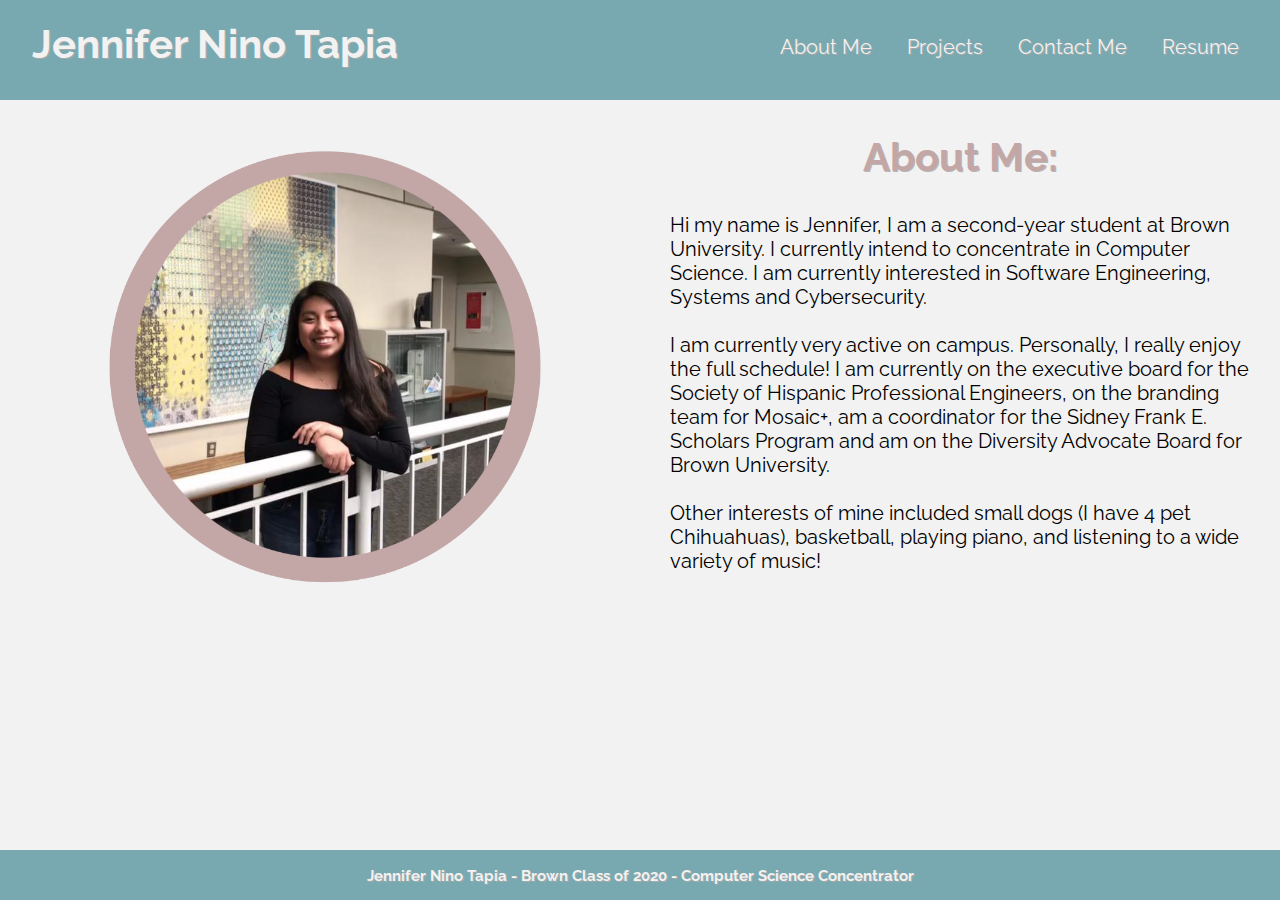
<file: index.html>
<!DOCTYPE html>
<html>
<head>
	<meta charset="utf-8">
	<title>Jennifer's Portfolio - About Me</title>
	<link rel="stylesheet" href="./style/homepage.css">
	<link href="https://fonts.googleapis.com/css?family=Raleway" rel="stylesheet">
</head>
<body>
	<header>
		<div id="name">
			<a href="./index.html"><h1>Jennifer Nino Tapia</h1></a>
		</div>
		<nav>
			<ul>
				<li><a href="./index.html">About Me</a></li>
				<li><a href="./projects.html">Projects</a></li>
				<li><a href="./contact.html">Contact Me</a></li>
				<li><a href="./resume.html">Resume</a></li>
			</ul>
		</nav>
	</header>
	 <div class="right-box">
		<h2>About Me:</h2>
		<p>Hi my name is Jennifer, I am a second-year student at Brown University. I currently intend to concentrate in Computer Science. I am currently interested in Software Engineering, Systems and Cybersecurity. <br> <br> 
			I am currently very active on campus. Personally, I really enjoy the full schedule! I am currently on the executive board for the Society of Hispanic Professional Engineers, on the branding team for Mosaic+, am a coordinator for the Sidney Frank E. Scholars Program and am on the Diversity Advocate Board for Brown University. <br> <br> Other interests of mine included small dogs (I have 4 pet Chihuahuas), basketball, playing piano, and listening to a wide variety of music! </p>
	</div>
	<div class="left-box">
		<img src="./images/homepage_image.png" alt="Hello"/>
	</div>
	<div class="bottom">
		<h5>Jennifer Nino Tapia - Brown Class of 2020 - Computer Science Concentrator</h5>
	</div>
</body>
</html>
</file>
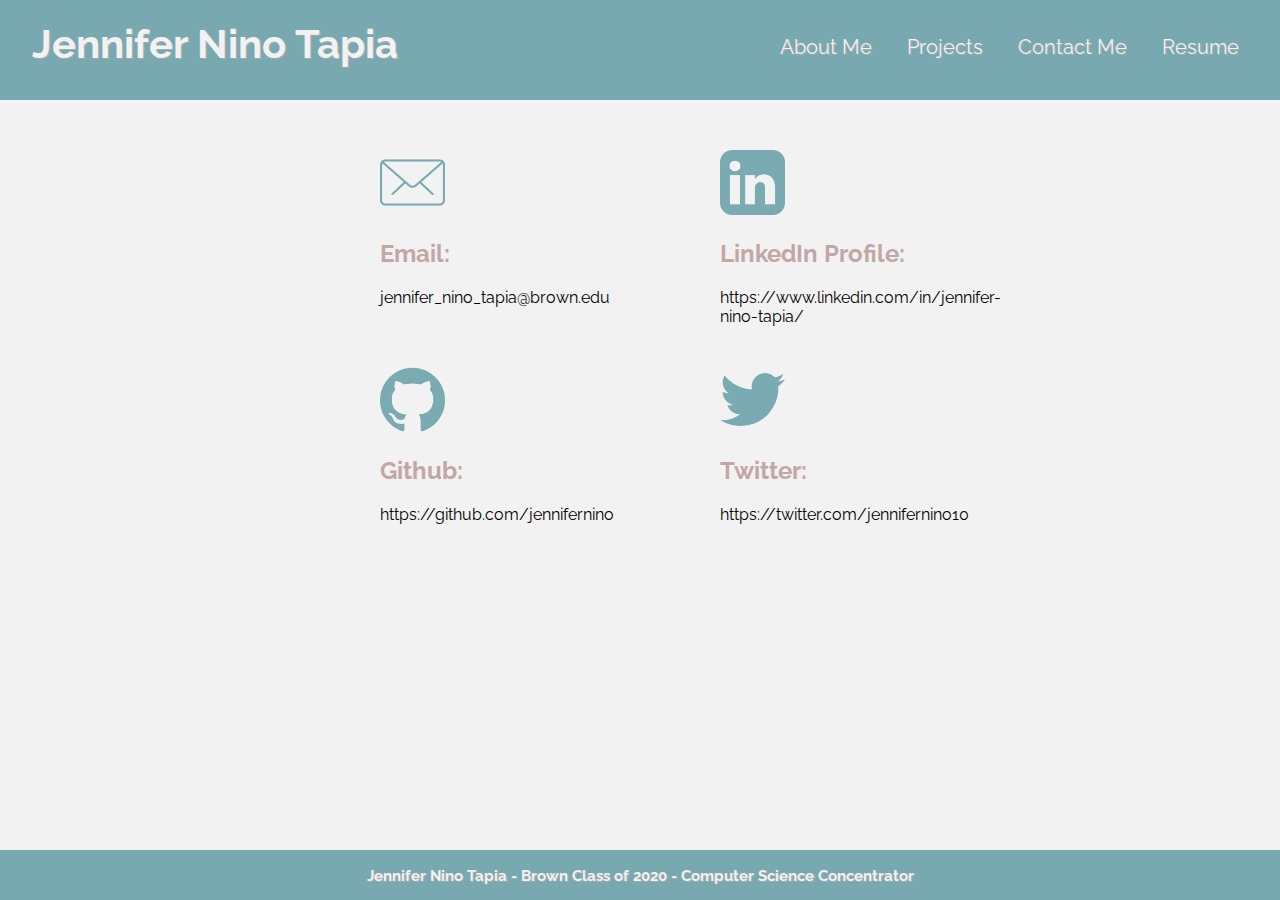
<file: contact.html>
<!DOCTYPE html>
<html>
<head>
	<meta charset="utf-8">
	<title>Jennifer's Portfolio - About Me</title>
	<link rel="stylesheet" href="./style/contact.css">
	<link href="https://fonts.googleapis.com/css?family=Raleway" rel="stylesheet">
</head>
<body>
	<header>
		<div id="name">
			<a href="./index.html"><h1>Jennifer Nino Tapia</h1></a>
		</div>
		<nav>
			<ul>
				<li><a href="./index.html">About Me</a></li>
				<li><a href="./projects.html">Projects</a></li>
				<li><a href="./contact.html">Contact Me</a></li>
				<li><a href="./resume.html">Resume</a></li>
			</ul>
		</nav>
	</header>
	<div>
		<div>
			<div class="above">
				<div class="left">
					<a class="logo" href="mailto:jennifer_nino_tapia@brown.edu">
						<img class="below_logo" src="./images/mail.png">
					</a>
					<h2>Email: </h2>
					<p>jennifer_nino_tapia@brown.edu</p>
				</div>
			</div>
			<div class="above">
				<div class="right">
					<a class="logo" href="https://www.linkedin.com/in/jennifer-nino-tapia/">
						<img class="below_logo" src="./images/linkedin-sign.png">
					</a>
					<h2>LinkedIn Profile: </h2>
					<p>https://www.linkedin.com/in/jennifer-nino-tapia/</p>				
				</div>
			</div>
		</div>
		<div>
			<div class="below">
				<div class="left">
					<a class="logo" href="https://github.com/jennifernino">
						<img class="below_logo" src="./images/github-logo.png">
					</a>
					<h2>Github: </h2>
					<p>https://github.com/jennifernino</p>
				</div>
			</div>
			<div class="below">
				<div class="right">
					<a class="logo" href="https://twitter.com/jennifernino10">
						<img class="below_logo" src="./images/twitter.png">
					</a>
					<h2>Twitter: </h2>
					<p>https://twitter.com/jennifernino10</p>
				</div>
			</div>
		</div>
	</div>
	<div class="bottom">
		<h5>Jennifer Nino Tapia - Brown Class of 2020 - Computer Science Concentrator</h5>
	</div>
</body>
</html>
</file>
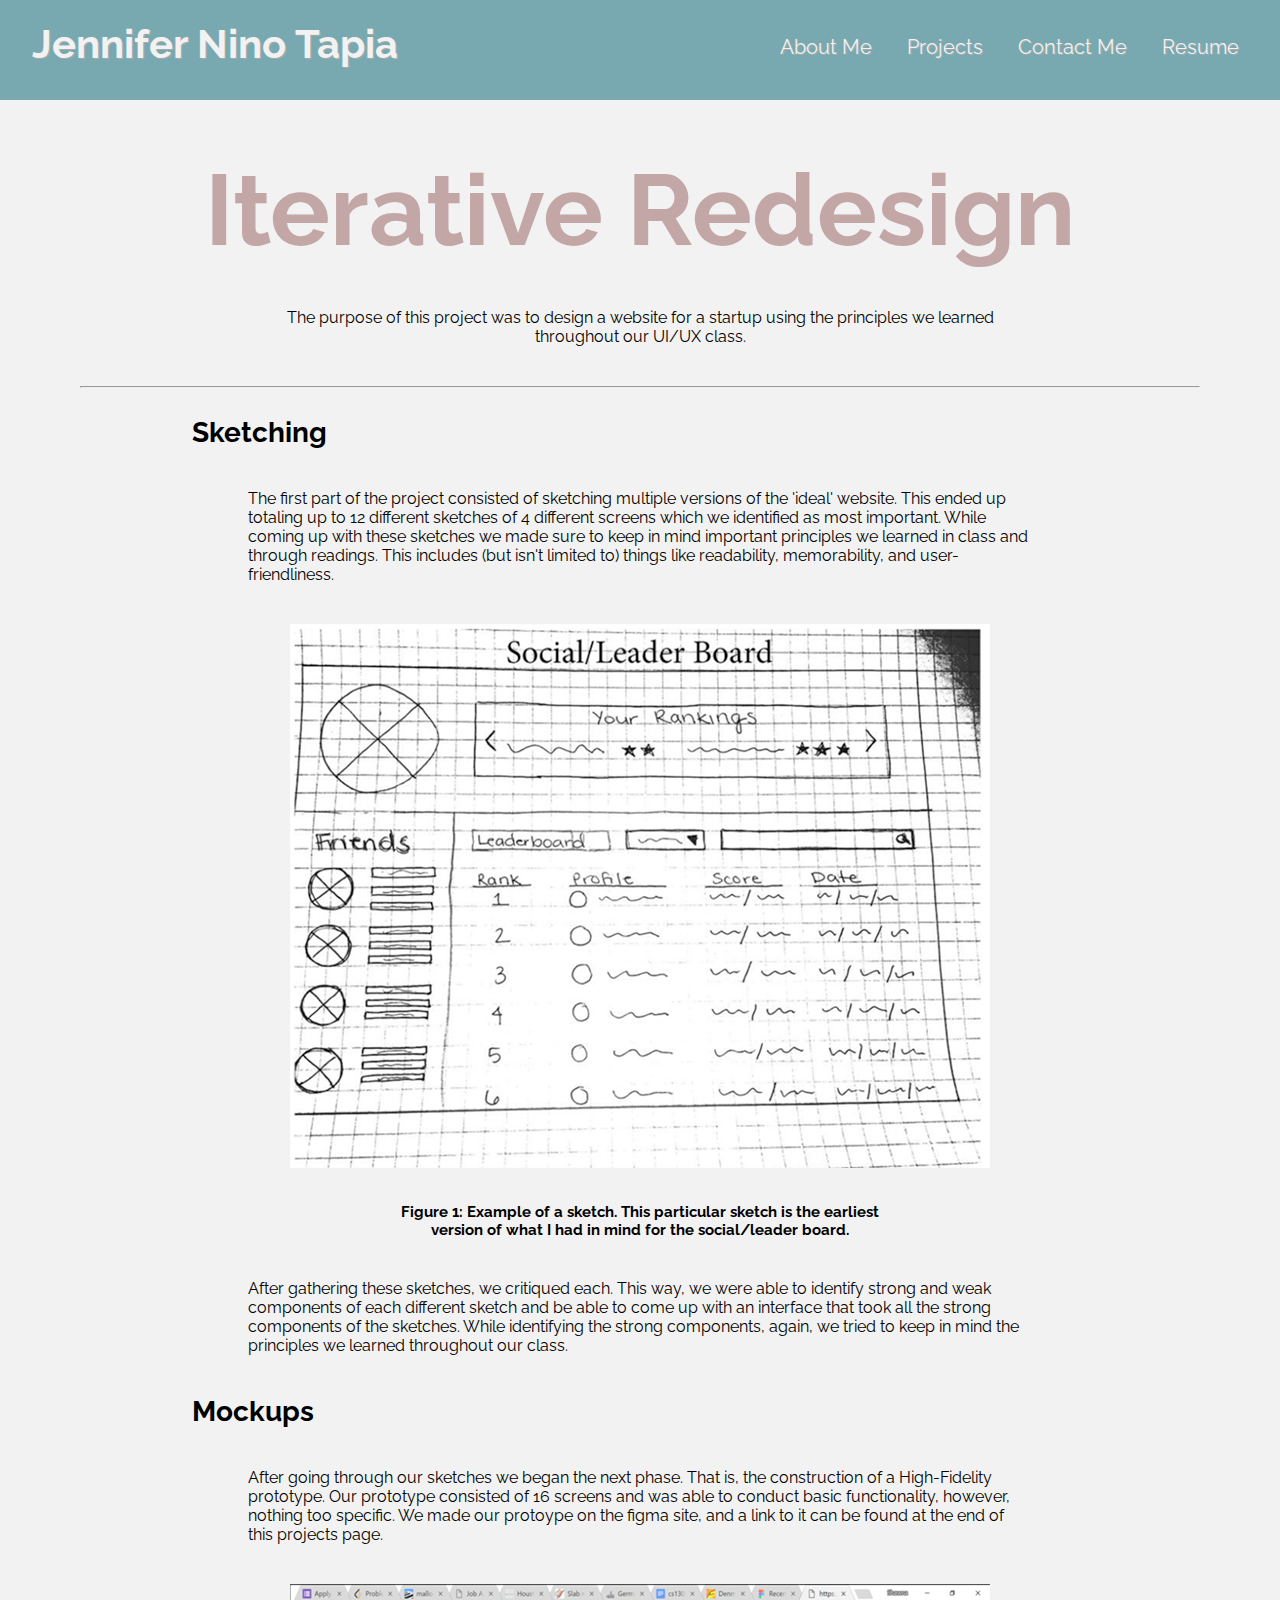
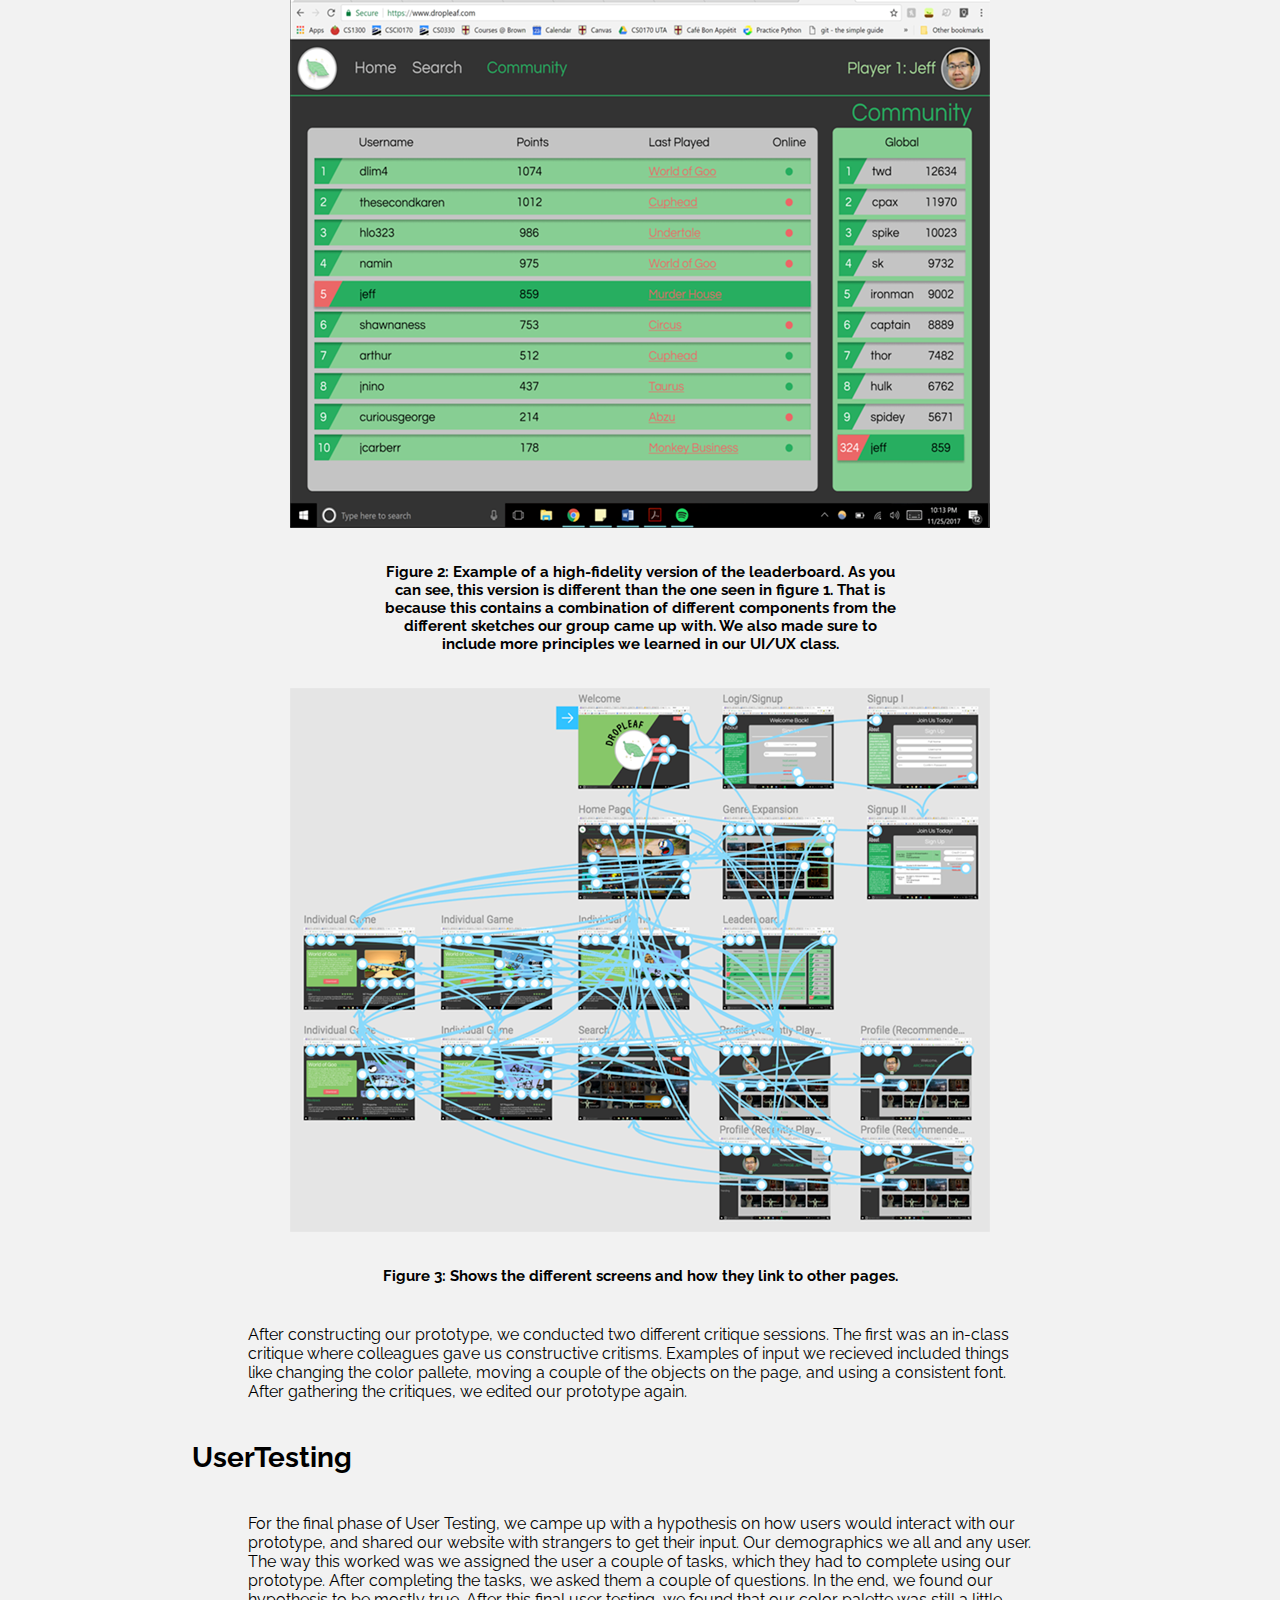
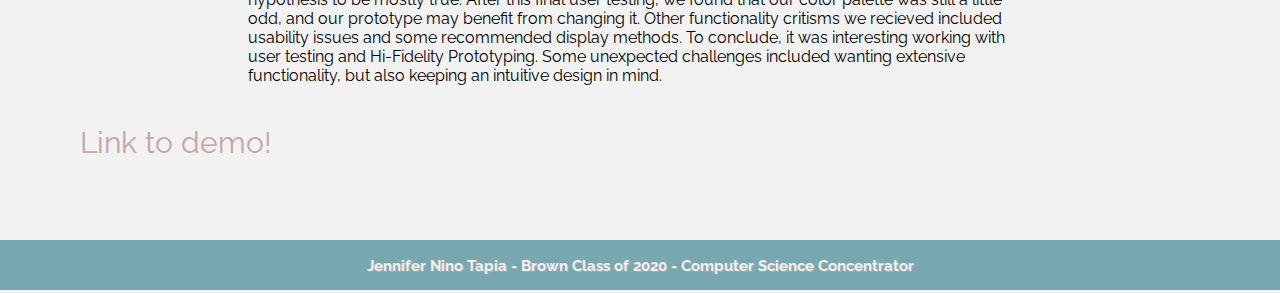
<file: project1.html>
<!DOCTYPE html>
<html>
<head>
	<meta charset="utf-8">
	<title>Jennifer's Portfolio - About Me</title>
	<link rel="stylesheet" href="./style/individual.css">
	<link href="https://fonts.googleapis.com/css?family=Raleway" rel="stylesheet">
</head>
<body>
	<header>
		<div id="name">
			<a href="./index.html"><h1>Jennifer Nino Tapia</h1></a>
		</div>
		<nav>
			<ul>
				<li><a href="./index.html">About Me</a></li>
				<li><a href="./projects.html">Projects</a></li>
				<li><a href="./contact.html">Contact Me</a></li>
				<li><a href="./resume.html">Resume</a></li>
			</ul>
		</nav>
	</header>
	<div class="container">
		<div class="title">
			<h2>Iterative Redesign</h2>
			<p>The purpose of this project was to design a website for a startup using the principles we learned throughout our UI/UX class.</p>
		</div>
		<hr>
		<div class="part">
			<h3>Sketching</h3>
			<p>The first part of the project consisted of sketching multiple versions of the 'ideal' website. This ended up totaling up to 12 different sketches of 4 different screens which we identified as most important. While coming up with these sketches we made sure to keep in mind important principles we learned in class and through readings. This includes (but isn't limited to) things like readability, memorability, and user-friendliness. </p>
			<img src="./images/project1part1.png" alt="image not available">
			<h6>Figure 1: Example of a sketch. This particular sketch is the earliest version of what I had in mind for the social/leader board.</h6>
			<p>After gathering these sketches, we critiqued each. This way, we were able to identify strong and weak components of each different sketch and be able to come up with an interface that took all the strong components of the sketches. While identifying the strong components, again, we tried to keep in mind the principles we learned throughout our class. </p>
		</div>
		<div class="part">
			<h3>Mockups</h3>
			<p>After going through our sketches we began the next phase. That is, the construction of a High-Fidelity prototype. Our prototype consisted of 16 screens and was able to conduct basic functionality, however, nothing too specific. We made our protoype on the figma site, and a link to it can be found at the end of this projects page.</p>
			<img src="./images/project1part2.png" alt="image not available">
			<h6>Figure 2: Example of a high-fidelity version of the leaderboard. As you can see, this version is different than the one seen in figure 1. That is because this contains a combination of different components from the different sketches our group came up with. We also made sure to include more principles we learned in our UI/UX class. </h6>
			<img src="./images/project1part3.png" alt="image not available">
			<h6>Figure 3: Shows the different screens and how they link to other pages. </h6>
			<p>After constructing our prototype, we conducted two different critique sessions. The first was an in-class critique where colleagues gave us constructive critisms. Examples of input we recieved included things like changing the color pallete, moving a couple of the objects on the page, and using a consistent font. After gathering the critiques, we edited our prototype again.</p>
		</div>
		<div class="part">
			<h3>UserTesting</h3>
			<p>For the final phase of User Testing, we campe up with a hypothesis on how users would interact with our prototype, and shared our website with strangers to get their input. Our demographics we all and any user. The way this worked was we assigned the user a couple of tasks, which they had to complete using our prototype. After completing the tasks, we asked them a couple of questions. In the end, we found our hypothesis to be mostly true. After this final user testing, we found that our color palette was still a little odd, and our prototype may benefit from changing it. Other functionality critisms we recieved included usability issues and some recommended display methods. To conclude, it was interesting working with user testing and Hi-Fidelity Prototyping. Some unexpected challenges included wanting extensive functionality, but also keeping an intuitive design in mind.</p>
		</div>
		<a class="link" href="https://www.figma.com/proto/0xRZV6Zh5tDN2HShnbb8pneB/Dropleaf?scaling=contain&redirected=1&node-id=53%3A137">Link to demo!</a>
	</div>
	<div class="bottom">
		<h5>Jennifer Nino Tapia - Brown Class of 2020 - Computer Science Concentrator</h5>
	</div>	
</body>
</html>
</file>
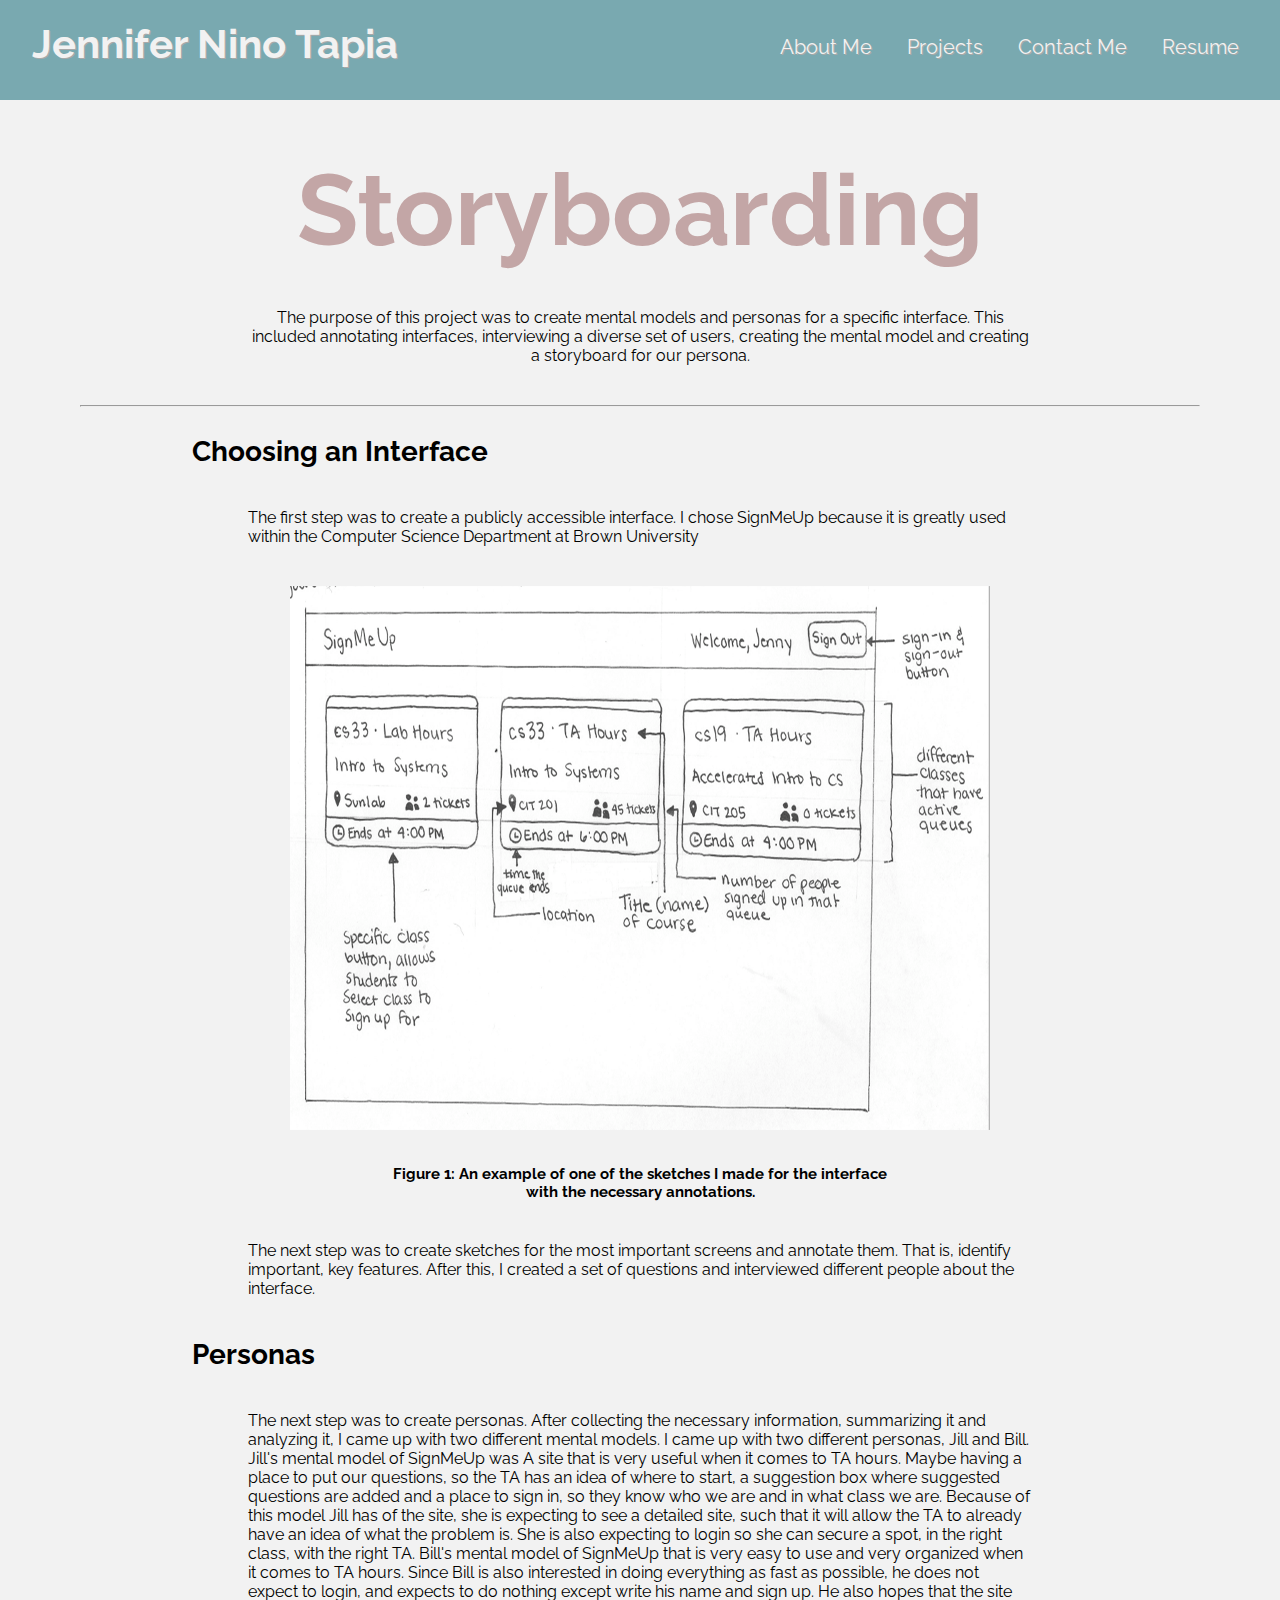
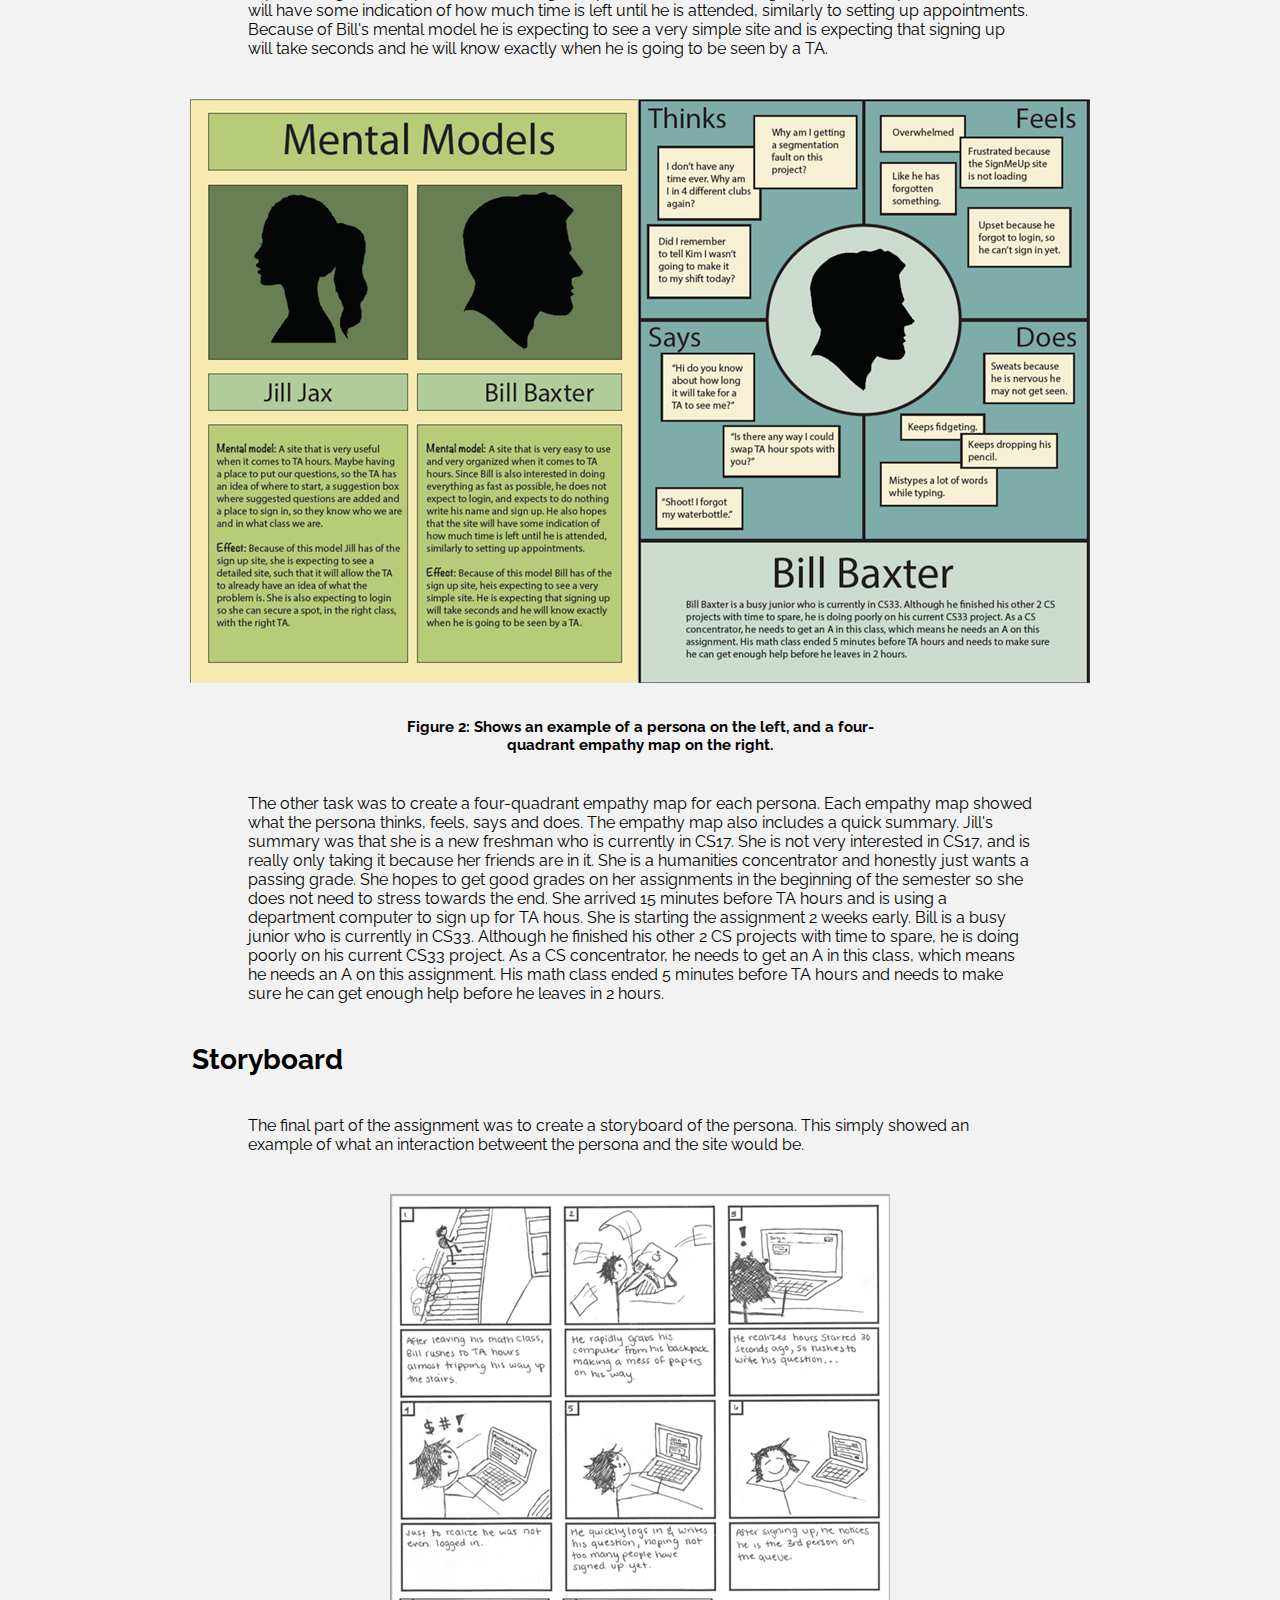
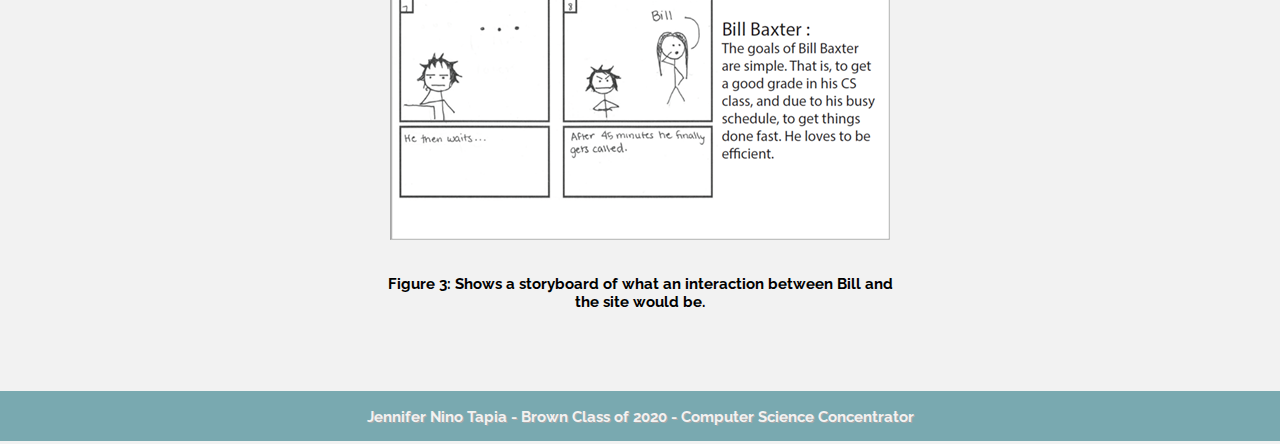
<file: project2.html>
<!DOCTYPE html>
<html>
<head>
	<meta charset="utf-8">
	<title>Jennifer's Portfolio - About Me</title>
	<link rel="stylesheet" href="./style/individual.css">
	<link href="https://fonts.googleapis.com/css?family=Raleway" rel="stylesheet">
</head>
<body>
	<header>
		<div id="name">
			<a href="./index.html"><h1>Jennifer Nino Tapia</h1></a>
		</div>
		<nav>
			<ul>
				<li><a href="./index.html">About Me</a></li>
				<li><a href="./projects.html">Projects</a></li>
				<li><a href="./contact.html">Contact Me</a></li>
				<li><a href="./resume.html">Resume</a></li>
			</ul>
		</nav>
	</header>
	<div class="container">
		<div class="title">
			<h2>Storyboarding</h2>
			<p>The purpose of this project was to create mental models and personas for a specific interface. This included annotating interfaces, interviewing a diverse set of users, creating the mental model and creating a storyboard for our persona.</p>
		</div>
		<hr>
		<div class="part">
			<h3>Choosing an Interface</h3>
			<p>The first step was to create a publicly accessible interface. I chose SignMeUp because it is greatly used within the Computer Science Department at Brown University</p>
			<img src="./images/project2part1.png" alt="image not available">
			<h6>Figure 1: An example of one of the sketches I made for the interface with the necessary annotations.</h6>
			<p>The next step was to create sketches for the most important screens and annotate them. That is, identify important, key features. After this, I created a set of questions and interviewed different people about the interface.</p>
		</div>
		<div class="part">
			<h3>Personas</h3>
			<p>The next step was to create personas. After collecting the necessary information, summarizing it and analyzing it, I came up with two different mental models. I came up with two different personas, Jill and Bill. Jill's mental model of SignMeUp was A site that is very useful when it comes to TA hours. Maybe having a place to put our questions, so the TA has an idea of where to start, a suggestion box where suggested questions are added and a place to sign in, so they know who we are and in what class we are. Because of this model Jill has of the site, she is expecting to see a detailed site, such that it will allow the TA to already have an idea of what the problem is. She is also expecting to login so she can secure a spot, in the right class, with the right TA. Bill's mental model of SignMeUp that is very easy to use and very organized when it comes to TA hours. Since Bill is also interested in doing everything as fast as possible, he does not expect to login, and expects to do nothing except write his name and sign up. He also hopes that the site will have some indication of how much time is left until he is attended, similarly to setting up appointments. Because of Bill's mental model he is expecting to see a very simple site and is expecting that signing up will take seconds and he will know exactly when he is going to be seen by a TA. </p>
			<img src="./images/project2part2.png" alt="image not available">
			<h6>Figure 2: Shows an example of a persona on the left, and a four-quadrant​ ​empathy​ ​map on the right. </h6>
			<p>The other task was to create a four-quadrant​ ​empathy​ ​map for each persona. Each empathy map showed what the persona thinks, feels, says and does. The empathy map also includes a quick summary. Jill's summary was that she is a new freshman who is currently in CS17. She is not very interested in CS17, and is really only taking it because her friends are in it. She is a humanities concentrator and honestly just wants a passing grade. She hopes to get good grades on her assignments in the beginning of the semester so she does not need to stress towards the end. She arrived 15 minutes before TA hours and is using a department computer to sign up for TA hous. She is starting the assignment 2 weeks early. Bill is a busy junior who is currently in CS33. Although he finished his other 2 CS projects with time to spare, he is doing poorly on his current CS33 project. As a CS concentrator, he needs to get an A in this class, which means he needs an A on this assignment. His math class ended 5 minutes before TA hours and needs to make sure he can get enough help before he leaves in 2 hours. </p>
		</div>
		<div class="part">
			<h3>Storyboard</h3>
			<p>The final part of the assignment was to create a storyboard of the persona. This simply showed an example of what an interaction betweent the persona and the site would be.</p>
			<img src="./images/project2part3.png" alt="image not available">
			<h6>Figure 3: Shows a storyboard of what an interaction between Bill and the site would be.</h6>
		</div>
	</div>
	<div class="bottom">
		<h5>Jennifer Nino Tapia - Brown Class of 2020 - Computer Science Concentrator</h5>
	</div>	
</body>
</html>
</file>
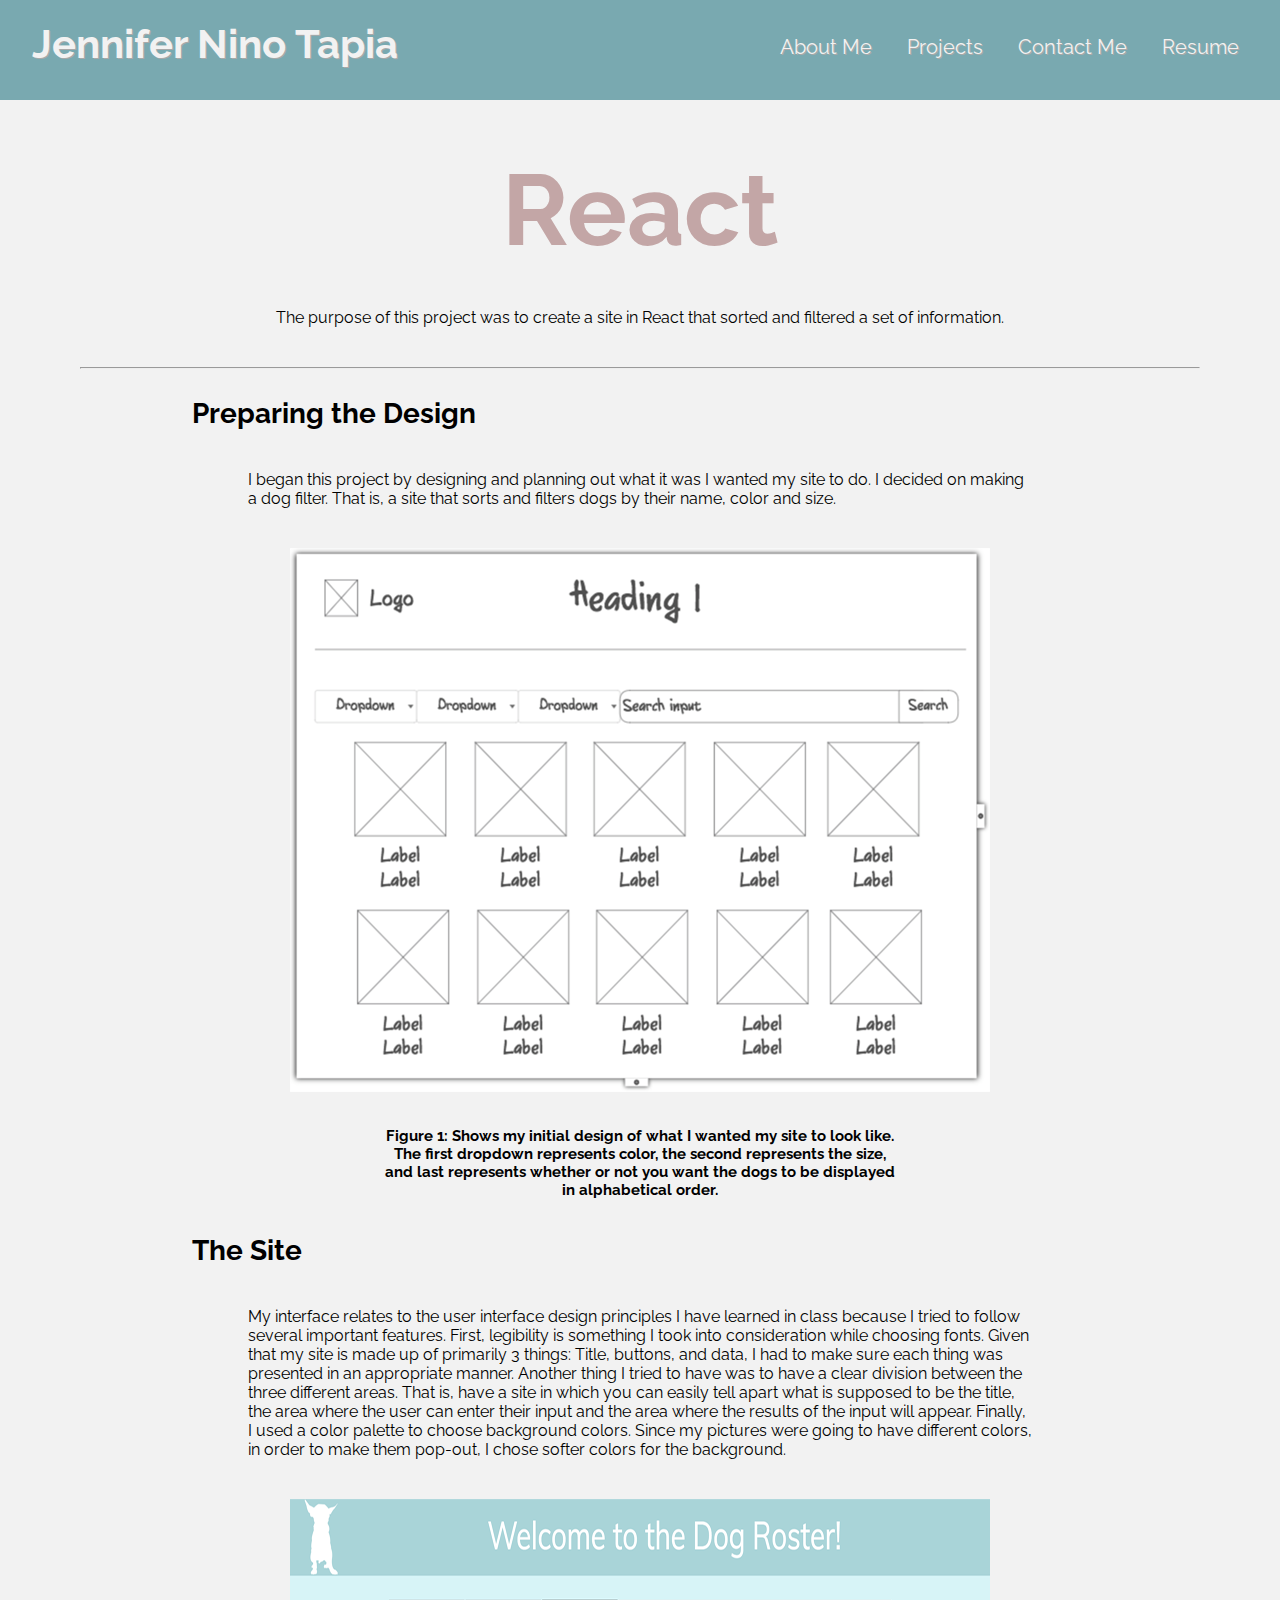
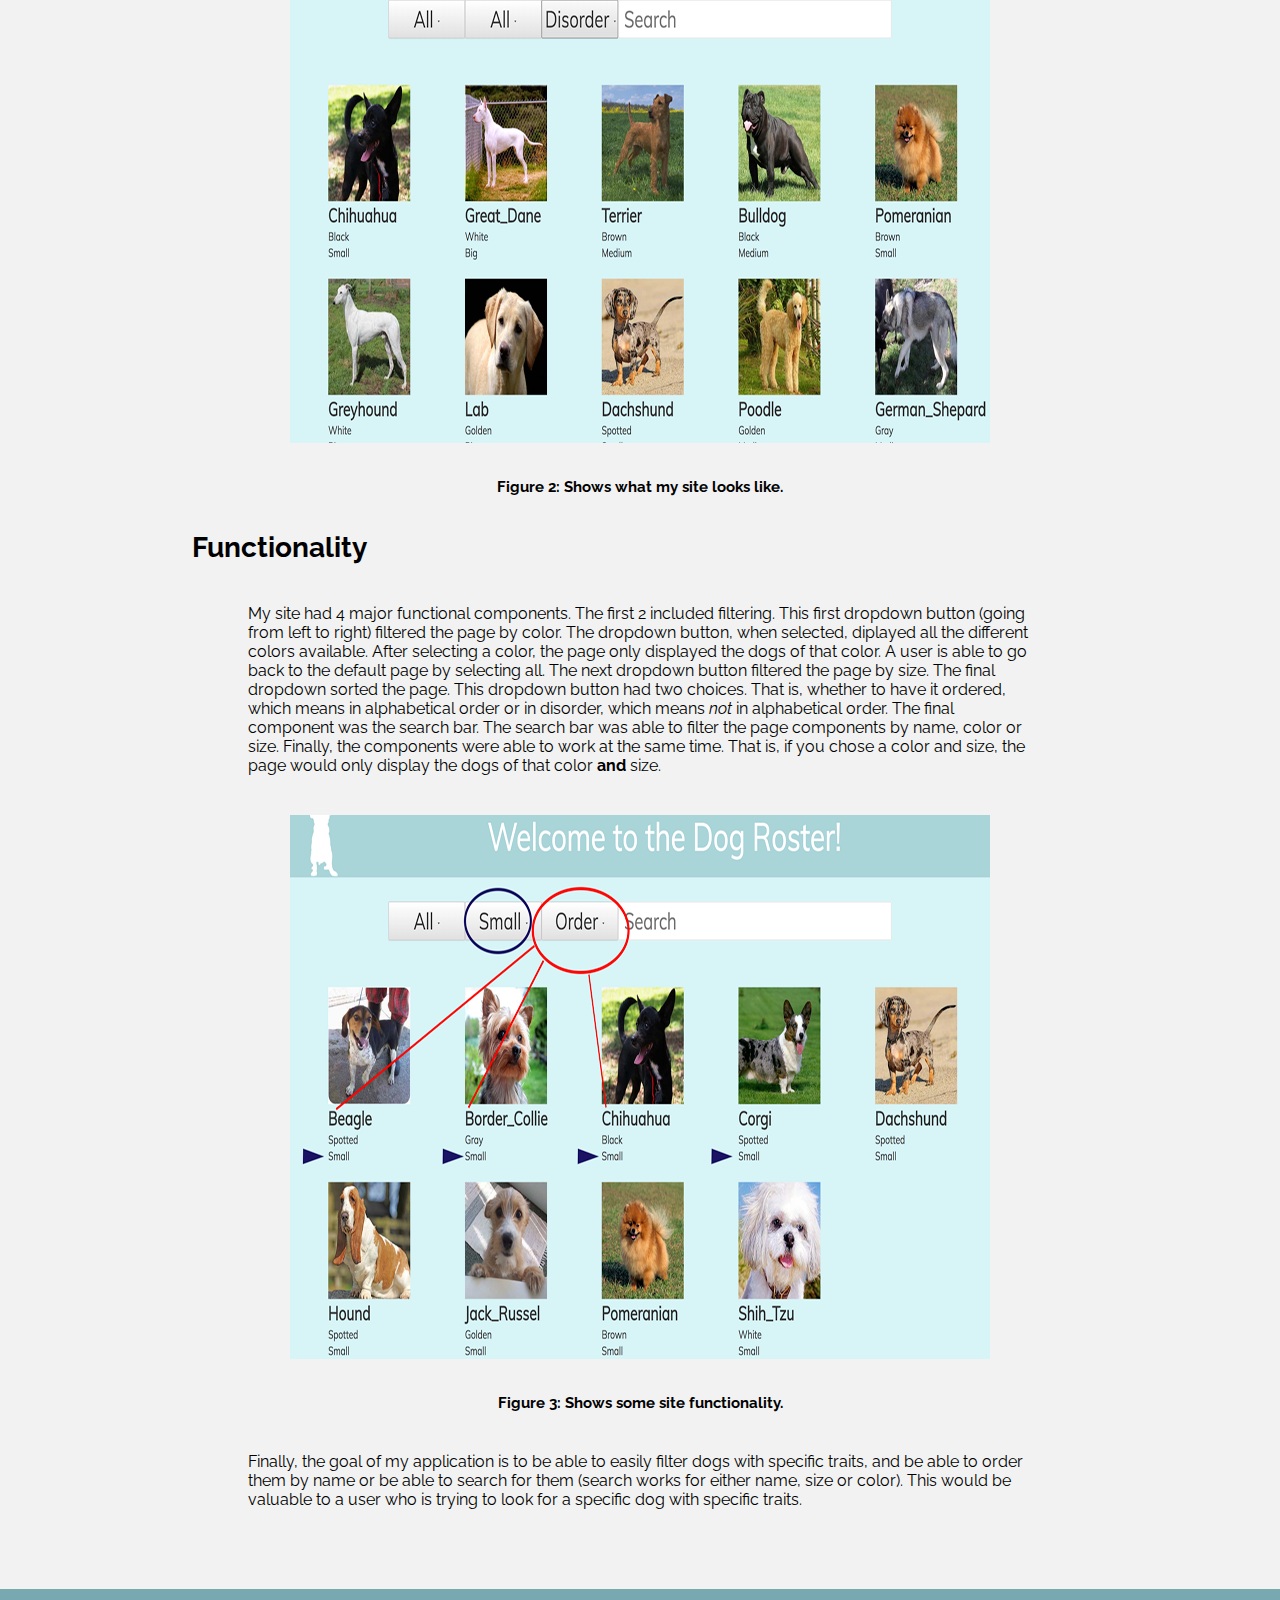
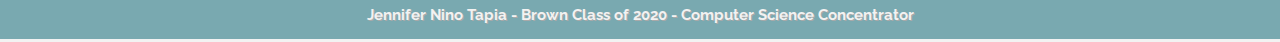
<file: project3.html>
<!DOCTYPE html>
<html>
<head>
	<meta charset="utf-8">
	<title>Jennifer's Portfolio - About Me</title>
	<link rel="stylesheet" href="./style/individual.css">
	<link href="https://fonts.googleapis.com/css?family=Raleway" rel="stylesheet">
</head>
<body>
	<header>
		<div id="name">
			<a href="./index.html"><h1>Jennifer Nino Tapia</h1></a>
		</div>
		<nav>
			<ul>
				<li><a href="./index.html">About Me</a></li>
				<li><a href="./projects.html">Projects</a></li>
				<li><a href="./contact.html">Contact Me</a></li>
				<li><a href="./resume.html">Resume</a></li>
			</ul>
		</nav>
	</header>
	<div class="container">
		<div class="title">
			<h2>React</h2>
			<p>The purpose of this project was to create a site in React that sorted and filtered a set of information.</p>
		</div>
		<hr>
		<div class="part">
			<h3>Preparing the Design</h3>
			<p>I began this project by designing and planning out what it was I wanted my site to do. I decided on making a dog filter. That is, a site that sorts and filters dogs by their name, color and size. </p>
			<img src="./images/project3part1.png" alt="image not available">
			<h6>Figure 1: Shows my initial design of what I wanted my site to look like. The first dropdown represents color, the second represents the size, and last represents whether or not you want the dogs to be displayed in alphabetical order.</h6>
		</div>
		<div class="part">
			<h3>The Site</h3>
			<p>My interface relates to the user interface design principles I have learned in class because I tried to follow several important features. First, legibility is something I took into consideration while choosing fonts. Given that my site is made up of primarily 3 things: Title, buttons, and data, I had to make sure each thing was presented in an appropriate manner. Another thing I tried to have was to have a clear division between the three different areas. That is, have a site in which you can easily tell apart what is supposed to be the title, the area where the user can enter their input and the area where the results of the input will appear. Finally, I used a color palette to choose background colors. Since my pictures were going to have different colors, in order to make them pop-out, I chose softer colors for the background.</p>
			<img src="./images/project3part2.png" alt="image not available">
			<h6>Figure 2: Shows what my site looks like.</h6>
			
		</div>
		<div class="part">
			<h3>Functionality</h3>
			<p>My site had 4 major functional components. The first 2 included filtering. This first dropdown button (going from left to right) filtered the page by color. The dropdown button, when selected, diplayed all the different colors available. After selecting a color, the page only displayed the dogs of that color. A user is able to go back to the default page by selecting all. The next dropdown button filtered the page by size. The final dropdown sorted the page. This dropdown button had two choices. That is, whether to have it ordered, which means in alphabetical order or in disorder, which means <i>not</i> in alphabetical order. The final component was the search bar. The search bar was able to filter the page components by name, color or size. Finally, the components were able to work at the same time. That is, if you chose a color and size, the page would only display the dogs of that color <strong>and</strong> size.</p>
			<img src="./images/project3part3.png" alt="image not available">
			<h6>Figure 3: Shows some site functionality.</h6>
			<p>Finally, the goal of my application is to be able to easily filter dogs with specific traits, and be able to order them by name or be able to search for them (search works for either name, size or color). This would be valuable to a user who is trying to look for a specific dog with specific traits.</p>
		</div>
	</div>
	<div class="bottom">
		<h5>Jennifer Nino Tapia - Brown Class of 2020 - Computer Science Concentrator</h5>
	</div>	
</body>
</html>
</file>
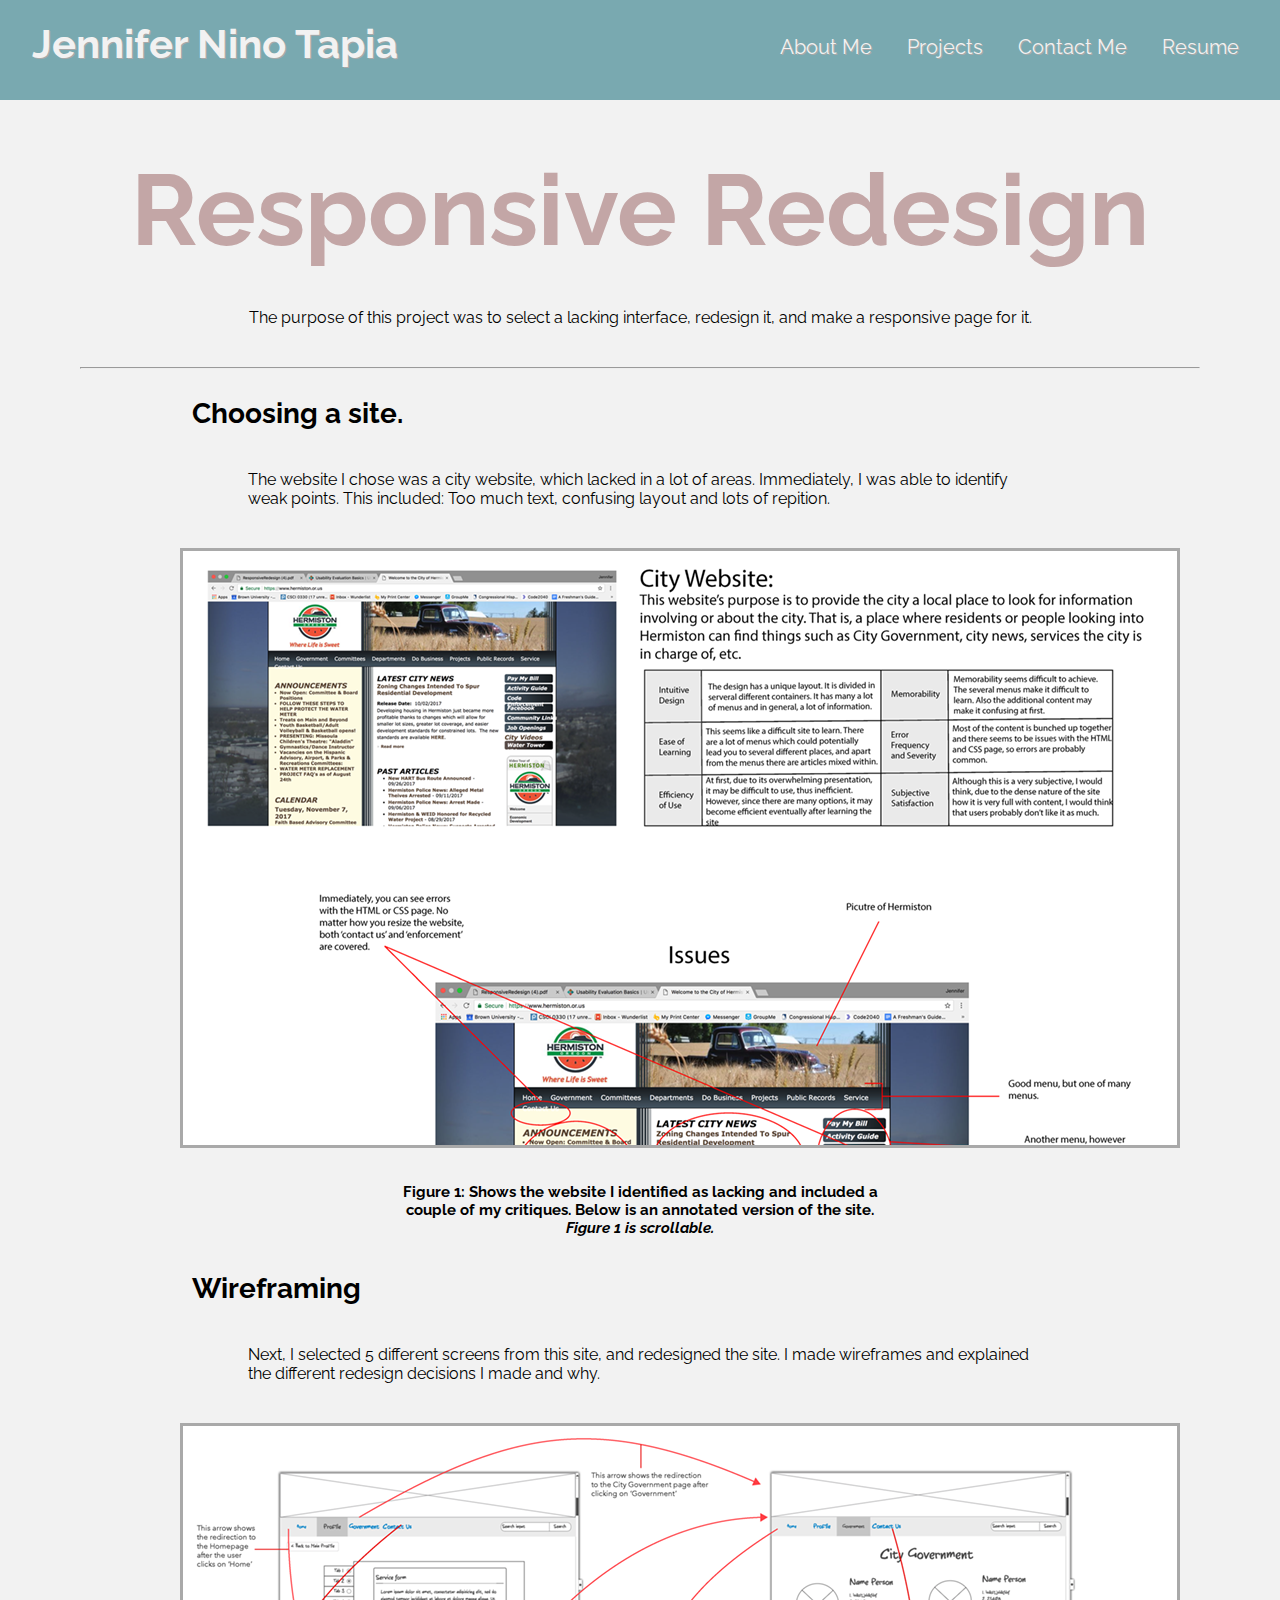
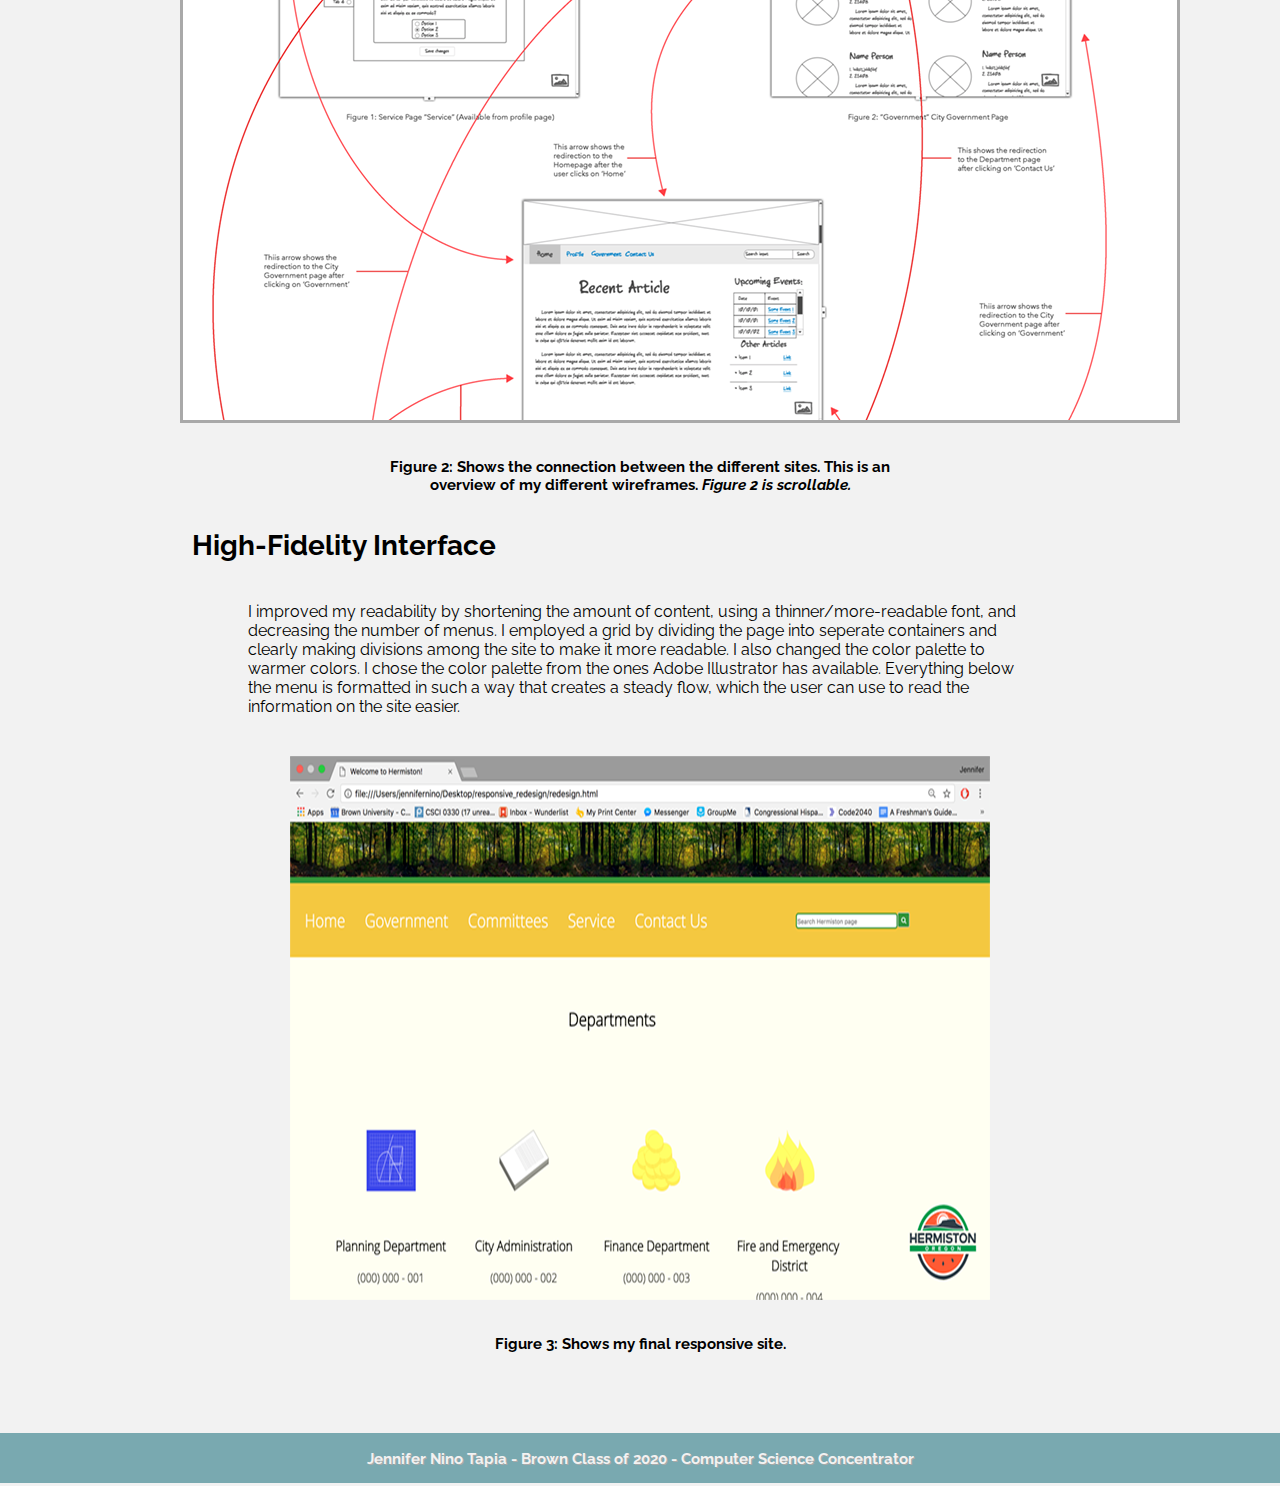
<file: project4.html>
<!DOCTYPE html>
<html>
<head>
	<meta charset="utf-8">
	<title>Jennifer's Portfolio - About Me</title>
	<link rel="stylesheet" href="./style/individual.css">
	<link href="https://fonts.googleapis.com/css?family=Raleway" rel="stylesheet">
</head>
<body>
	<header>
		<div id="name">
			<a href="./index.html"><h1>Jennifer Nino Tapia</h1></a>
		</div>
		<nav>
			<ul>
				<li><a href="./index.html">About Me</a></li>
				<li><a href="./projects.html">Projects</a></li>
				<li><a href="./contact.html">Contact Me</a></li>
				<li><a href="./resume.html">Resume</a></li>
			</ul>
		</nav>
	</header>
	<div class="container">
		<div class="title">
			<h2>Responsive Redesign</h2>
			<p>The purpose of this project was to select a lacking interface, redesign it, and make a responsive page for it.</p>
		</div>
		<hr>
		<div class="part">
			<h3>Choosing a site.</h3>
			<p>The website I chose was a city website, which lacked in a lot of areas. Immediately, I was able to identify weak points. This included: Too much text, confusing layout and lots of repition.</p>
			<div class="scrollable">
				<img clas="toobig" src="./images/project4part1.png" alt="image not available">
			</div>
			<h6>Figure 1: Shows the website I identified as lacking and included a couple of my critiques. Below is an annotated version of the site. <i>Figure 1 is scrollable.</i></h6>
		</div>
		<div class="part">
			<h3>Wireframing</h3>
			<p>Next, I selected 5 different screens from this site, and redesigned the site. I made wireframes and explained the different redesign decisions I made and why.</p>
			<div class="scrollable">
				<img clas="toobig" src="./images/project4part2.png" alt="image not available">
			</div>
			<h6>Figure 2: Shows the connection between the different sites. This is an overview of my different wireframes. <i>Figure 2 is scrollable.</i></h6>
		</div>
		<div class="part">
			<h3>High-Fidelity Interface</h3>
			<p>I improved my readability by shortening the amount of content, using a thinner/more-readable font, and decreasing the number of menus. I employed a grid by dividing the page into seperate containers and clearly making divisions among the site to make it more readable. I also changed the color palette to warmer colors. I chose the color palette from the ones Adobe Illustrator has available. Everything below the menu is formatted in such a way that creates a steady flow, which the user can use to read the information on the site easier.</p>
			<img src="./images/project4part3.png" alt="image not available">
			<h6>Figure 3: Shows my final responsive site.</h6>
		</div>
	</div>
	<div class="bottom">
		<h5>Jennifer Nino Tapia - Brown Class of 2020 - Computer Science Concentrator</h5>
	</div>	
</body>
</html>
</file>
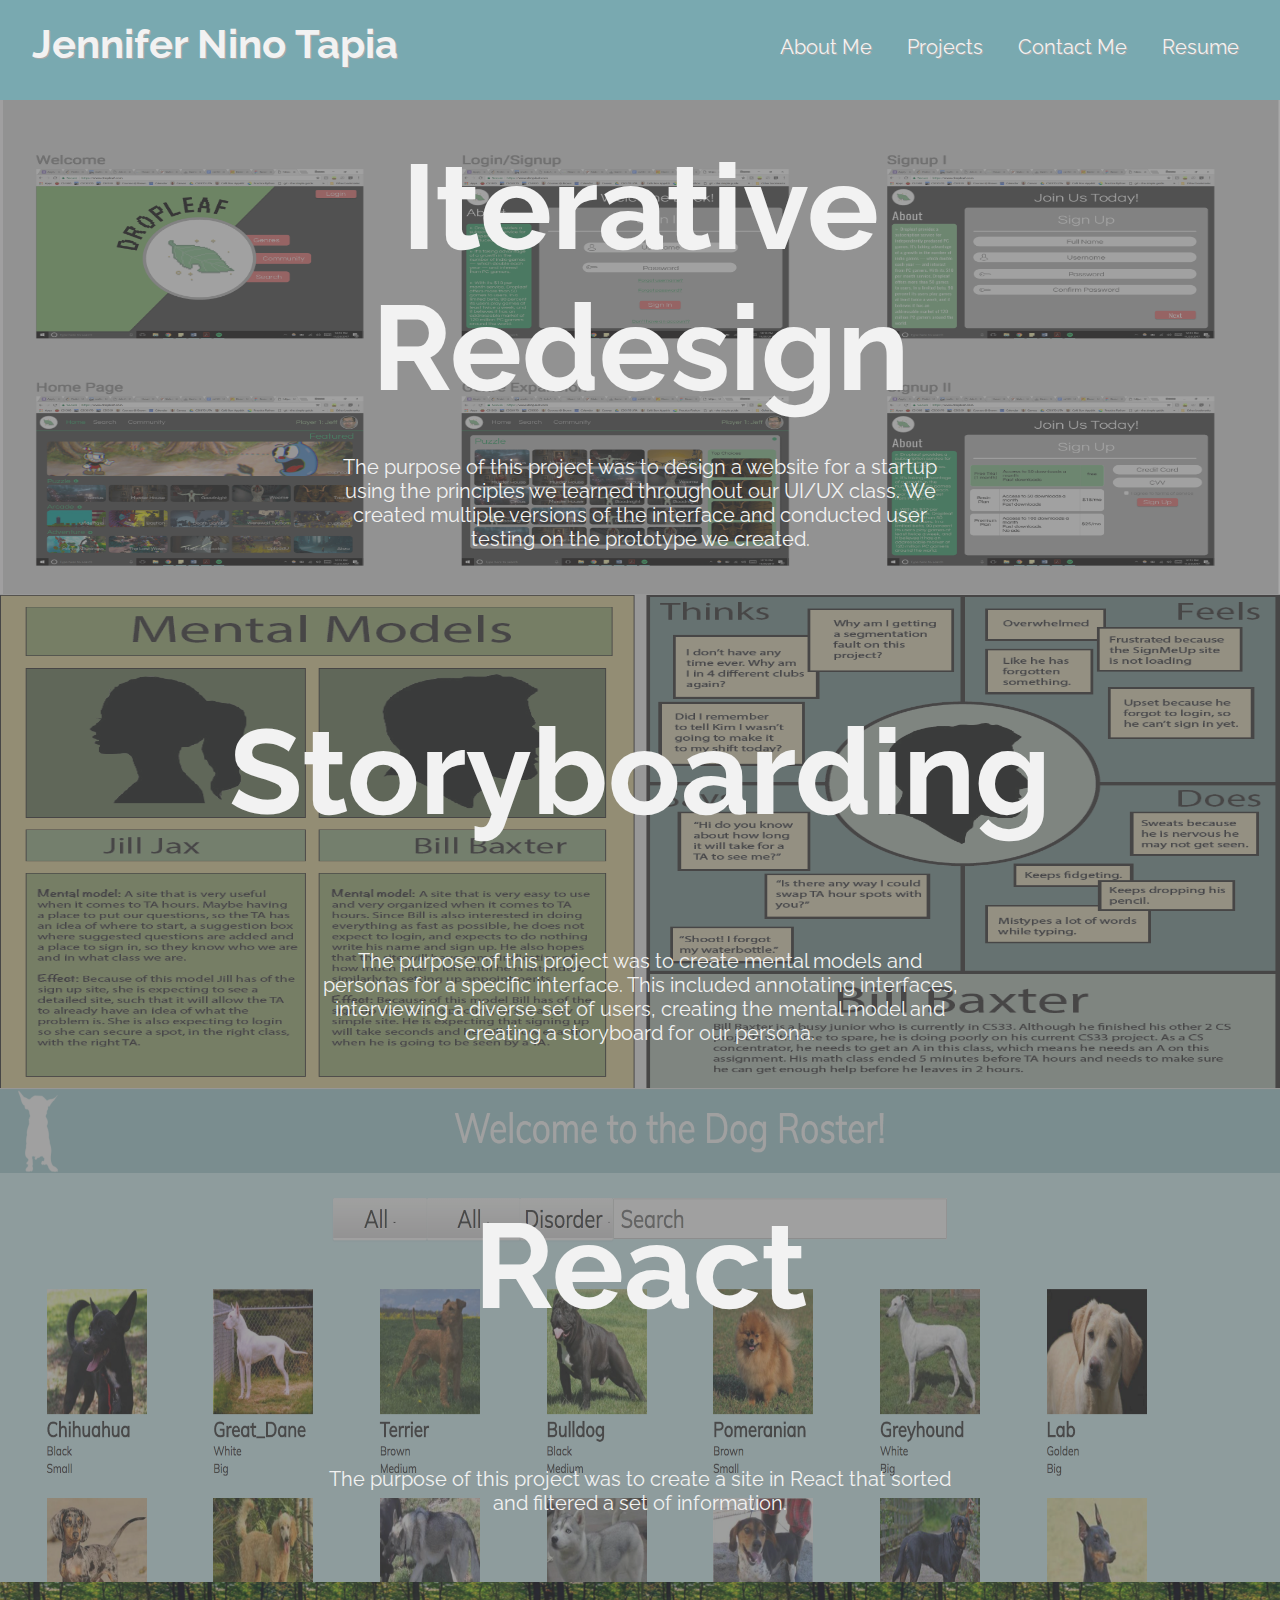
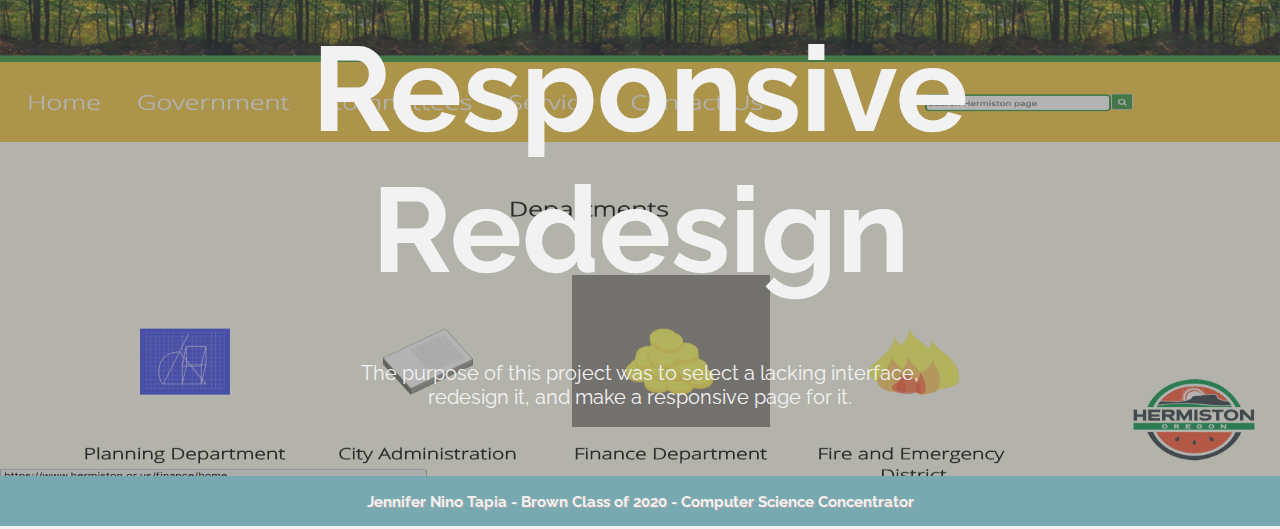
<file: projects.html>
<!DOCTYPE html>
<html>
<head>
	<meta charset="utf-8">
	<title>Jennifer's Portfolio - About Me</title>
	<link rel="stylesheet" href="./style/projects.css">
	<link href="https://fonts.googleapis.com/css?family=Raleway" rel="stylesheet">
</head>
<body>
	<header>
		<div id="name">
			<a href="./index.html"><h1>Jennifer Nino Tapia</h1></a>
		</div>
		<nav>
			<ul>
				<li><a href="./index.html">About Me</a></li>
				<li><a href="./projects.html">Projects</a></li>
				<li><a href="./contact.html">Contact Me</a></li>
				<li><a href="./resume.html">Resume</a></li>
			</ul>
		</nav>
	</header>
	<div class="container">
		<div class="block" id="project-1">
			<img src="./images/project1.png">
			<a class="link" href="./project1.html">
				<h2>Iterative Redesign</h2>
			</a>
			<p>The purpose of this project was to design a website for a startup using the principles we learned throughout our UI/UX class. We created multiple versions of the interface and conducted user testing on the prototype we created.</p>
		</div>
		<div class="block" id="project-2">
			<img src="./images/project2.png">
			<a class="link" href="./project2.html">
				<h2>Storyboarding</h2>
			</a>
			<p>The purpose of this project was to create mental models and personas for a specific interface. This included annotating interfaces, interviewing a diverse set of users, creating the mental model and creating a storyboard for our persona.</p>
		</div>
		<div class="block" id="project-3">
			<img src="./images/project3.png">
			<a class="link" href="./project3.html">
				<h2>React</h2>
			</a>
			<p>The purpose of this project was to create a site in React that sorted and filtered a set of information.</p>
		</div>
		<div class="block" id="project-4">
			<img src="./images/project4.png">
			<a class="link" href="./project4.html">
				<h2>Responsive Redesign</h2>
			</a>
			<p>The purpose of this project was to select a lacking interface, redesign it, and make a responsive page for it.</p>
		</div>
		<div class="bottom">
			<h5>Jennifer Nino Tapia - Brown Class of 2020 - Computer Science Concentrator</h5>
		</div>
	</div>

</body>
</html>
</file>
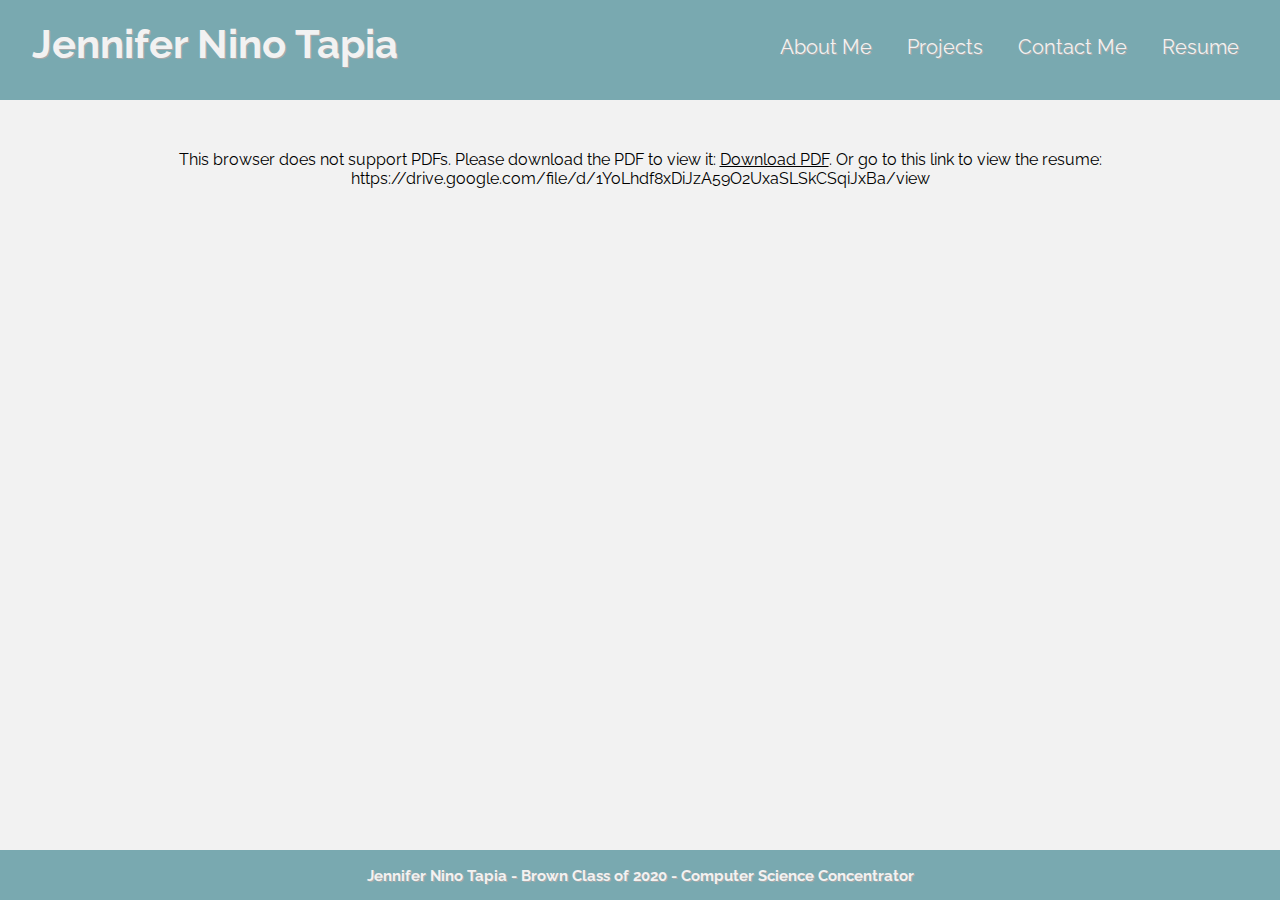
<file: resume.html>
<!DOCTYPE html>
<html>
<head>
	<meta charset="utf-8">
	<title>Jennifer's Portfolio - Resume</title>
	<link rel="stylesheet" href="./style/resume.css">
	<link href="https://fonts.googleapis.com/css?family=Raleway" rel="stylesheet">
</head>
<body>
	<header>
		<div id="name">
			<a href="./index.html"><h1>Jennifer Nino Tapia</h1></a>
		</div>
		<nav>
			<ul>
				<li><a href="./index.html">About Me</a></li>
				<li><a href="./projects.html">Projects</a></li>
				<li><a href="./contact.html">Contact Me</a></li>
				<li><a href="./resume.html">Resume</a></li>
			</ul>
		</nav>
	</header>
	 <div class="resume">
	 	<object data="resume.pdf" type="application/pdf">
   <p>This browser does not support PDFs. Please download the PDF to view it: <a class="rlink" href="https://drive.google.com/file/d/1YoLhdf8xDiJzA59O2UxaSLSkCSqiJxBa/view">Download PDF</a>. Or go to this link to view the resume: https://drive.google.com/file/d/1YoLhdf8xDiJzA59O2UxaSLSkCSqiJxBa/view</p>
</object>
		<!--<iframe src="https://drive.google.com/file/d/1YoLhdf8xDiJzA59O2UxaSLSkCSqiJxBa/preview" width="680" height="460" align="middle">
		</iframe>-->
	</div>
	<div class="bottom">
		<h5>Jennifer Nino Tapia - Brown Class of 2020 - Computer Science Concentrator</h5>
	</div>	
</body>
</html>
</file>
<file: style/homepage.css>
/* header */

* {
	box-sizing: border-box;
}

body {
	font-family: 'Raleway', sans-serif;
	margin: 0;
	padding: 0;
	background-color: #f2f2f2;
}
title {
	color: #f2f2f2;
}
header {
	color: #f2f2f2;
	height: 100px;
	width: 100%;
	margin: 0;
	padding: 0;
	background-color: #79a9b0;
	min-height: 100px;
}

#name {
	font-size: 20px;
	margin: 0;
	padding: 0;
	padding-left: 2.5%;
	padding-top: 20px;
	float: left;
}

h1 {
	text-shadow: 1px 1px #A9A9A9;
	padding: 0;
	margin: 0;
}

ul {
	font-size: 20px;
	padding-right: 2%;
	padding-top: 15px;
	float: right;
}

li {
	text-shadow: 1px 1px #A9A9A9;
	margin: 15px;
	padding: 0;
	display: inline;
}

a {
	color: #f2f2f2;
	text-decoration: none;
	list-style: none;
	text-underline-position: none;
	padding-bottom: 5px;
}

a:hover {
	color: #c9c9c9;
	border-bottom: 2px solid #c9c9c9;
	text-shadow: none;
}

h1:hover {
	color: #f2f2f2;
}









/* individual page */ 

div {
	padding: 0;
	margin: 0;
	float: right;
}

.left-box {

	width: 50%;
	height: 50%;
}

img {
	display: block;
	text-align: center;
	height: 450px;
	width: 450px;
	margin: 0;
	padding: 0;
	margin-left: 100px;
	margin-top: 40px;
}

.right-box {
	background-color: none;
	width: 50%;
	height: 50%;

}

h2 {
	font-size: 40px;
	text-align: center;
	color: #c3a6a6;
	text-shadow: 1px 1px #b6b6b6;
}

p {
	margin: 30px;
	font-size: 20px;
	text-align: left;
}












/* footer */
.bottom {
	position: fixed;
	left: 0;
	bottom: 0;
	background-color: #79a9b0;
	color: #f2f2f2;
	width: 100%;
	margin: 0; 
	padding: 0;
	height:50px;
	line-height: 15px;
}

h5 {
	text-shadow: 1px 1px #A9A9A9;
	padding: 1.5%;
	margin: 0;
	text-align: center;
	font-size: 15px;
}








@media (max-width: 1000px) {
	div {
		padding: 0;
		margin: 0;
		float: none;
	}

	img {
		display: block;
		text-align: center;
		height: 400px;
		width: 400px;
		margin: 0;
		padding: 0;
		margin-left: 30%;
		margin-top: 5%;
	}	

	.left-box {
		background-color: none;
		width: 100%;
		height: 50%;
	}

	.right-box {
		background-color: none;
		width: 100%;
		height: 50%;
	}

	h2 {
		font-size: 40px;
		text-align: center;
		color: #c3a6a6;
	}

	p {
		margin: 30px;
		font-size: 20px;
		text-align: left;
	}
}
</file>
<file: style/contact.css>
/* header */


* {
	box-sizing: border-box;
}

body {
	font-family: 'Raleway', sans-serif;
	margin: 0;
	padding: 0;
	background-color: #f2f2f2;
}

header {
	height: 100px;
	width: 100%;
	color: #f2f2f2;
	margin: 0;
	padding: 0;
	background-color: #79a9b0;
	min-height: 100px;
}

#name {
	font-size: 20px;
	margin: 0;
	padding: 0;
	padding-left: 2.5%;
	padding-top: 20px;
	float: left;
}

h1 {
	text-shadow: 1px 1px #A9A9A9;
	padding: 0;
	margin: 0;
}

ul {
	font-size: 20px;
	padding-right: 2%;
	padding-top: 15px;
	float: right;
}

li {
	text-shadow: 1px 1px #A9A9A9;
	margin: 15px;
	padding: 0;
	display: inline;
}

a {
	color: #f2f2f2;
	text-decoration: none;
	list-style: none;
	text-underline-position: none;
	padding-bottom: 5px;
}

a:hover {
	color: #c9c9c9;
	border-bottom: 2px solid #c9c9c9;
	text-shadow: none;
}

h1:hover {
	color: #f2f2f2;
}









/* individual page */

.above {
	float: left;
	width: 50%;
	padding-top: 50px;
	padding-bottom: 25px;
}

.left {
	padding-left: 380px;
}
.right {
	padding-right: 300px;
	padding-left: 80px;
}

.below {
	float: left;
	width: 50%;
}


img {
	margin: 0;
	padding: 0;
	width: 25%;
	height: 25%;
}

.below_logo:hover {
	width: 35%;
	height: 35%;
	margin-top: -25.5px;
	border-
}

.logo:hover {
	border-bottom: 0px solid #c9c9c9;
}

h2 {
	color: #c3a6a6;
}





/* footer */
.bottom {
	position: fixed;
	left: 0;
	bottom: 0;
	background-color: #79a9b0;
	color: #f2f2f2;
	width: 100%;
	margin: 0; 
	padding: 0;
	height:50px;
	line-height: 15px;
}

h5 {
	text-shadow: 1px 1px #A9A9A9;
	padding: 1.5%;
	margin: 0;
	text-align: center;
	font-size: 15px;
}







@media (max-width: 1000px) {
	#name {
		display: none;
	}
	.above {
		padding: 0;
		margin: 0;
		float: none;
		padding-left: 10%;
	}

	.left {
		padding: 0;
		margin: 0;
		padding-left: 10%;
	}
	
	.right {
		padding: 0;
		margin: 0;
		padding-left: 10%;
	}

	.below {
		padding: 0;
		margin: 0;
		float: none;
		padding-left: 10%;
	}

	img {
		margin: 0;
		padding: 0;
		width: 150px;
		height: 150px;
		margin-bottom: 10px;
		margin-top: 50px;
	}

	h2 {
		padding: 0;
		margin: 0;
		font-size: 40px;
		text-align: left;
		margin-bottom: 20px;
	}

	p {
		padding: 0;
		margin: 0;
		margin-bottom: 50px;
		font-size: 20px;
		text-align: left;
	}

	.bottom {
		position: fixed;
		left: 0;
		bottom: 0;
		background-color: #79a9b0;
		color: #f2f2f2;
		width: 100%;
		margin: 0; 
		padding: 0;
		height:50px;
		line-height: 15px;
	}

	h5 {
		text-shadow: 1px 1px #A9A9A9;
		padding: 1.5%;
		margin: 0;
		text-align: center;
		font-size: 15px;
	}
}
</file>
<file: style/individual.css>
/* Header */

* {
	box-sizing: border-box;
}
body {
	font-family: 'Raleway', sans-serif;
	margin: 0;
	padding: 0;
	background-color: #f2f2f2;
}

header {
	height: 100px;
	width: 100%;
	color: #f2f2f2;
	margin: 0;
	padding: 0;
	background-color: #79a9b0;
	min-height: 100px;
}

#name {
	font-size: 20px;
	margin: 0;
	padding: 0;
	padding-left: 2.5%;
	padding-top: 20px;
	float: left;
}

h1 {
	text-shadow: 1px 1px #A9A9A9;
	padding: 0;
	margin: 0;
}

ul {
	font-size: 20px;
	padding-right: 2%;
	padding-top: 15px;
	float: right;
}

li {
	text-shadow: 1px 1px #A9A9A9;
	margin: 15px;
	padding: 0;
	display: inline;
}

a {
	color: #f2f2f2;
	text-decoration: none;
	list-style: none;
	text-underline-position: none;
	padding-bottom: 5px;
}

a:hover {
	color: #c9c9c9;
	border-bottom: 2px solid #c9c9c9;
	text-shadow: none;
}

h1:hover {
	color: #f2f2f2;
}











/* individual page */

.container {
	margin: 80px;
	margin-top: 40px;
	padding: 0;
}

.title {
	margin: 0;
	padding: 0;
	padding-top: 1%;
	text-align: center;
}

hr {
	margin: 0;
	padding: 0;
}

h2 {	
	font-size: 100px;
	color: #c3a6a6;
	margin: 0;
	padding: 0;
}

h6 {
	padding-right: 27%;
	padding-left: 27%;
	padding-top: 0;
	text-align: center;
	font-size: 15px;
}

img {
	display: block;
	margin: 0 auto;

}


p {
	margin-top:40px;
	margin-bottom:40px;
	margin-right: 15%;
	margin-left: 15%;

}

h3 {
	font-size: 28px;
	margin-left: 10%;
	margin-right: 10%;
}

.link {
	padding: 0;
	margin: 0;
	color: #c3a6a6;
	font-size: 30px;
	text-align: center;

}

.scrollable {
	overflow: auto;
	max-width: 1000px;
	max-height: 600px;	
	border: 3px solid #A9A9A9;
	margin-left: 100px;
}





/* footer */

.bottom {
	position: relative;
	left: 0;
	bottom: 0;
	background-color: #79a9b0;
	color: #f2f2f2;
	width: 100%;
	margin: 0; 
	padding: 0;
	height:50px;
	line-height: 15px;
}

h5 {
	text-shadow: 1px 1px #A9A9A9;
	padding: 1.5%;
	margin: 0;
	text-align: center;
	font-size: 15px;
}
</file>
<file: style/projects.css>
/* header */

* {
	box-sizing: border-box;
}

body {
	font-family: 'Raleway', sans-serif;
	margin: 0;
	padding: 0;
	background-color: #f2f2f2;
}

header {
	color: #f2f2f2;
	height: 100px;
	width: 100%;
	margin: 0;
	padding: 0;
	background-color: #79a9b0;
	min-height: 100px;
}

#name {
	font-size: 20px;
	margin: 0;
	padding: 0;
	padding-left: 2.5%;
	padding-top: 20px;
	float: left;
}

h1 {
	text-shadow: 1px 1px #A9A9A9;
	padding: 0;
	margin: 0;
}

ul {
	font-size: 20px;
	padding-right: 2%;
	padding-top: 15px;
	float: right;
}

li {
	text-shadow: 1px 1px #A9A9A9;
	margin: 15px;
	padding: 0;
	display: inline;
}

a {
	color: #f2f2f2;
	text-decoration: none;
	list-style: none;
	text-underline-position: none;
	padding-bottom: 5px;
}

a:hover {
	color: #c9c9c9;
	border-bottom: 2px solid #c9c9c9;
	text-shadow: none;
}

h1:hover {
	color: #f2f2f2;
}








/* individual page */

h2 {
	color: #f2f2f2;
	font-size: 120px;
	padding: 0;
	margin: 0; 
	top: 50%;
	left: 50%;
	padding-bottom: 150px;
	transform: translate(-50%, -50%);
	position: absolute;
}

h2:hover {	
	color: #c3a6a6;
}

p {
	color: #f2f2f2;
	font-size: 20px;
	padding: 0;
	margin: 0; 
	top:80%;
	left: 50%;
	transform: translate(-50%, -50%);
	position: absolute;
}

.block {
	color: #f2f2f2;
 	width: 100%;
 	text-align: center;
 	position: relative;
 	margin: 0px; 
 	margin-bottom: -10px;
 	min-height: 300px;
}

img {
	margin: 0;
	padding: 0;
	width: 100%;
	min-width: 100%;
	height: 500px;
}

h4 {
	margin: 0;
	padding: 0;
}

.container {
	margin: 0;
	padding: 0;
}





/* footer */
.bottom {
	position: relative;
	left: 0;
	bottom: 0;
	background-color: #79a9b0;
	color: #f2f2f2;
	width: 100%;
	margin: 0; 
	padding: 0;
	height:50px;
	line-height: 15px;
}

h5 {
	text-shadow: 1px 1px #A9A9A9;
	padding: 1.5%;
	margin: 0;
	text-align: center;
	font-size: 15px;
}
</file>
<file: style/resume.css>
/* header */


* {
	box-sizing: border-box;
}

body {
	font-family: 'Raleway', sans-serif;
	margin: 0;
	padding: 0;
	background-color: #f2f2f2;
}

header {
	height: 100px;
	width: 100%;
	color: #f2f2f2;
	margin: 0;
	padding: 0;
	background-color: #79a9b0;
	min-height: 100px;
}

#name {
	font-size: 20px;
	margin: 0;
	padding: 0;
	padding-left: 2.5%;
	padding-top: 20px;
	float: left;
}

h1 {
	padding: 0;
	margin: 0;
	text-shadow: 1px 1px #A9A9A9;
}

ul {
	font-size: 20px;
	padding-right: 2%;
	padding-top: 15px;
	float: right;
}

li {
	margin: 15px;
	padding: 0;
	display: inline;
	text-shadow: 1px 1px #A9A9A9;
}

a {
	color: #f2f2f2;
	text-decoration: none;
	list-style: none;
	text-underline-position: none;
	padding-bottom: 5px;
}

a:hover {
	color: #c9c9c9;
	border-bottom: 2px solid #c9c9c9;
	text-shadow: none;
}

h1:hover {
	color: #f2f2f2;
}









.resume {
	text-align: center;
	margin: 0;
	padding: 0;
	margin-top: 50px;
}

object {
	width: 680px;
	height: 450px;
}

.rlink {
	color: black;
	text-decoration: underline;
	margin-bottom: 5px;
}

.rlink:hover {
	font-size: 20px;
	color: blue;
	text-decoration: underline;
	border-bottom: none;

}





/* footer */
.bottom {
	position: fixed;
	left: 0;
	bottom: 0;
	background-color: #79a9b0;
	color: #f2f2f2;
	width: 100%;
	margin: 0; 
	padding: 0;
	height:50px;
	line-height: 15px;
}

h5 {
	text-shadow: 1px 1px #A9A9A9;
	padding: 1.5%;
	margin: 0;
	text-align: center;
	font-size: 15px;
}
</file>
